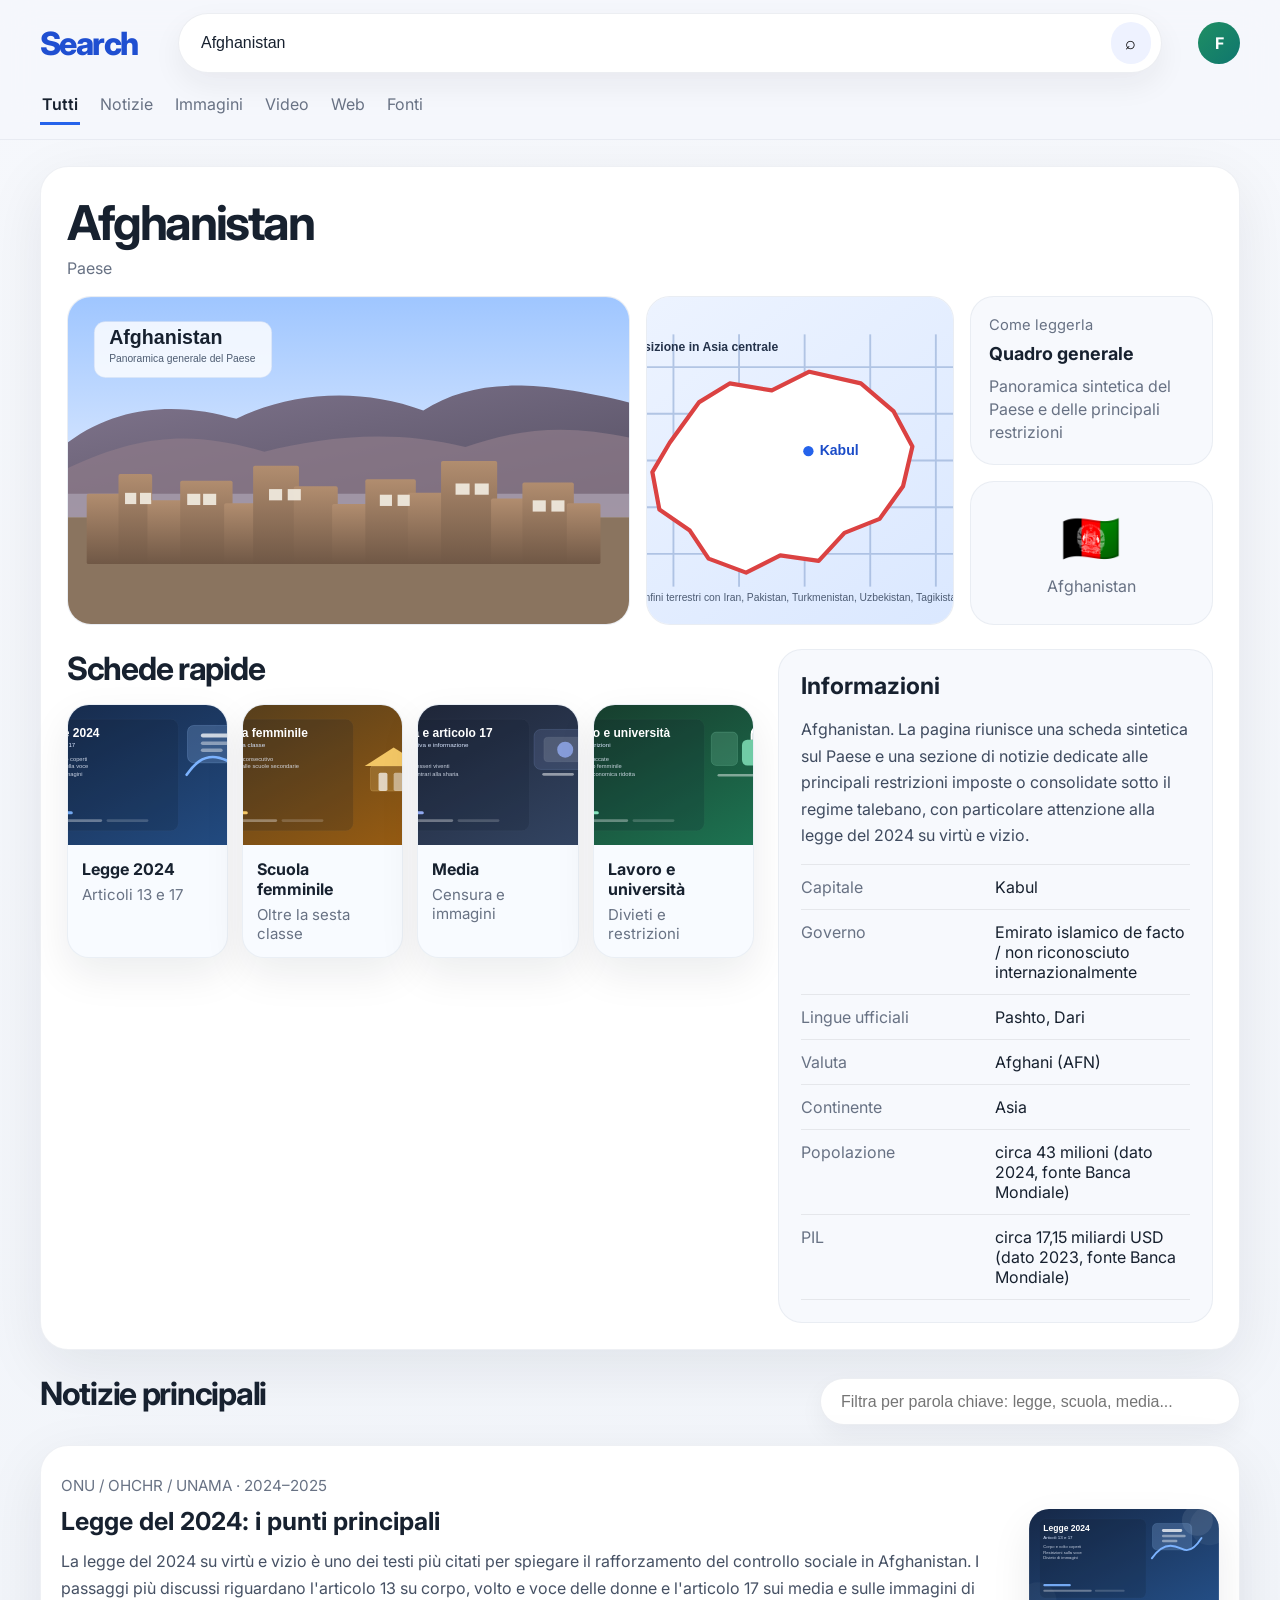
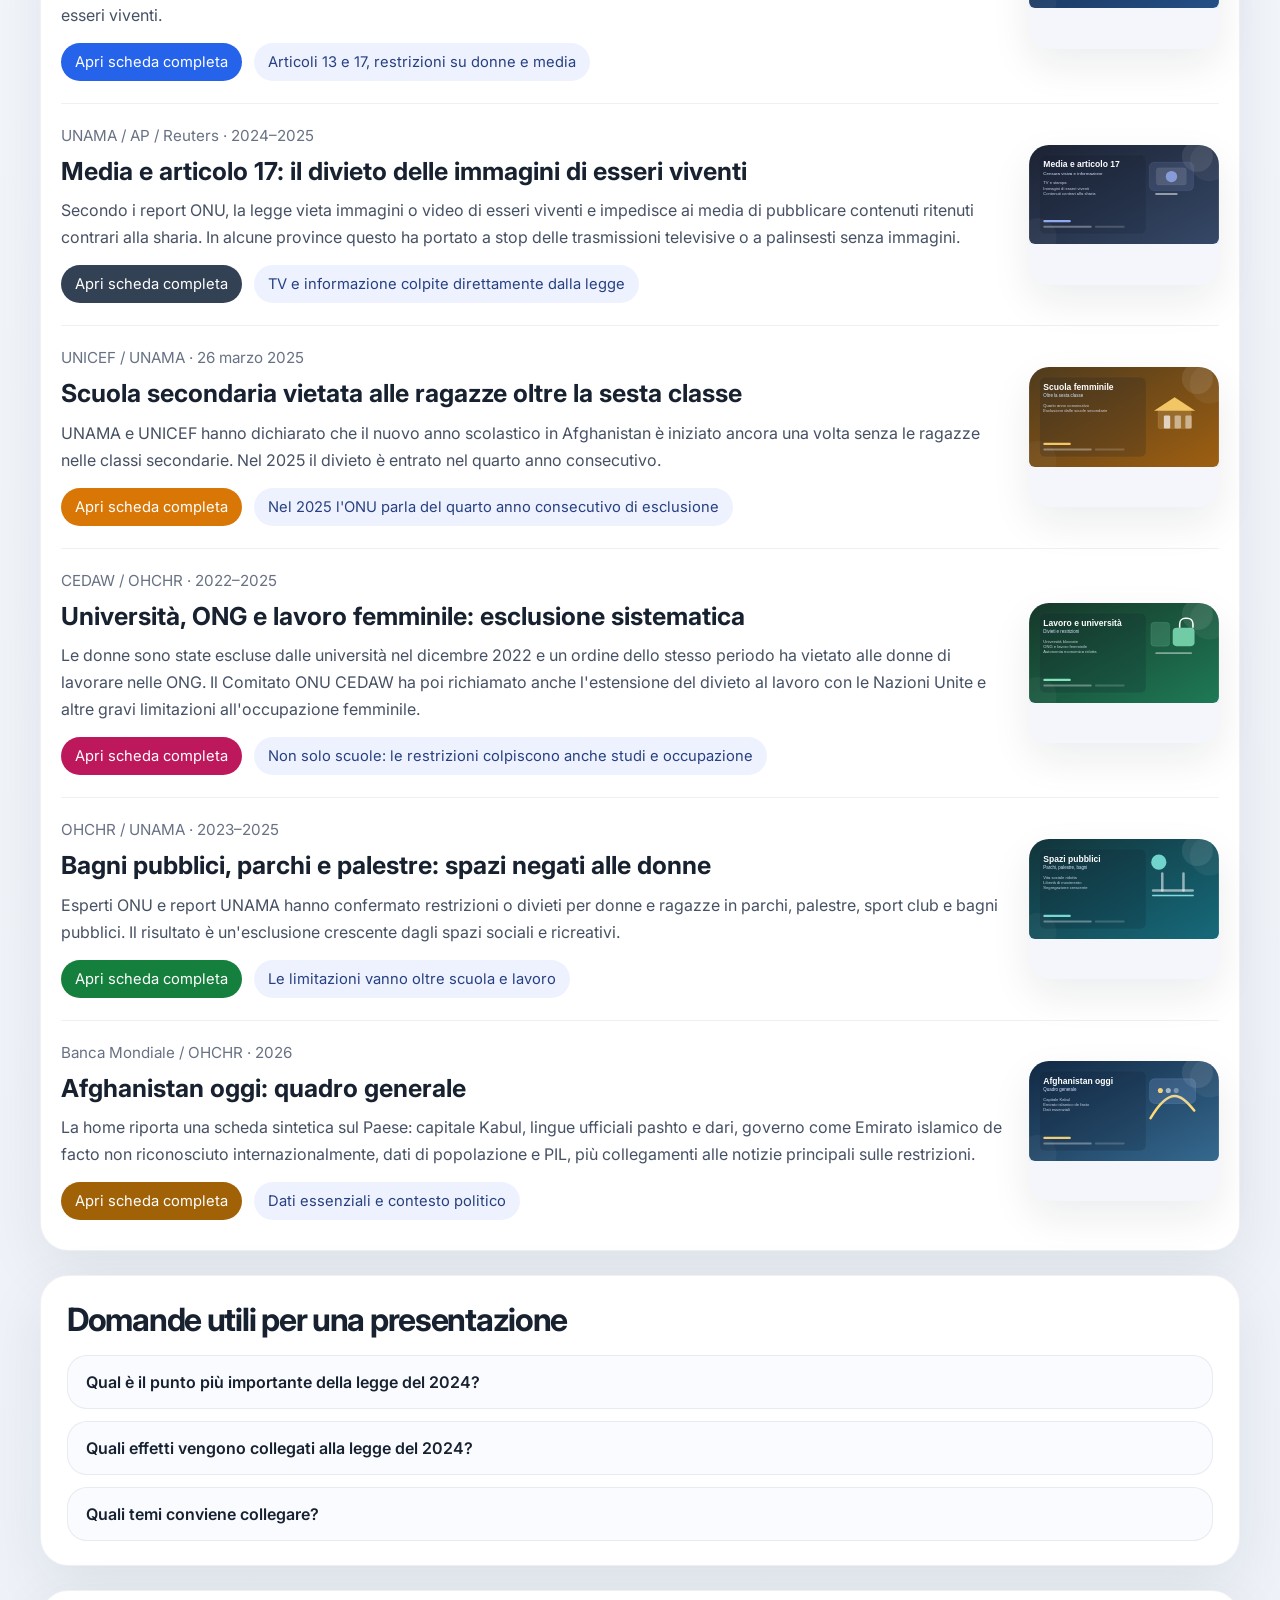
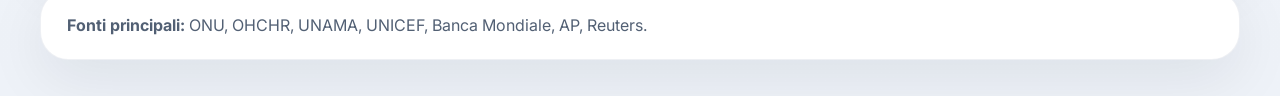
<file: afghanistan-github-pages/index.html>
<!DOCTYPE html>
<html lang="it">
<head>
  <meta charset="UTF-8" />
  <meta name="viewport" content="width=device-width, initial-scale=1.0" />
  <title>Afghanistan — panorama e notizie principali</title>
  <link rel="preconnect" href="https://fonts.googleapis.com">
  <link rel="preconnect" href="https://fonts.gstatic.com" crossorigin>
  <link href="https://fonts.googleapis.com/css2?family=Inter:wght@400;500;600;700;800&display=swap" rel="stylesheet">
  <link rel="stylesheet" href="styles.css" />
</head>
<body>
  <header class="topbar">
    <div class="brand-row wrap">
      <div class="brand">Search</div>
      <div class="search-shell">
        <input id="searchInput" type="text" value="Afghanistan" aria-label="Cerca" />
        <button class="icon-btn" id="searchButton" aria-label="cerca">⌕</button>
      </div>
      <div class="avatar">F</div>
    </div>
    <nav class="tabs wrap" aria-label="Schede pagina">
      <a class="active" href="#">Tutti</a>
      <a href="#notizie">Notizie</a>
      <a href="#">Immagini</a>
      <a href="#">Video</a>
      <a href="#">Web</a>
      <a href="#fonti">Fonti</a>
    </nav>
  </header>

  <main class="wrap main-layout">
    <section class="country-block card">
      <div class="country-head">
        <div>
          <h1 id="countryTitle">Afghanistan</h1>
          <p class="muted" id="countryLabel">Paese</p>
        </div>
      </div>

      <div class="hero-grid">
        <div class="hero-photo panel">
          <img id="heroImage" alt="Panoramica Afghanistan" />
        </div>
        <div class="map-card panel">
          <img id="mapImage" alt="Mappa Afghanistan" />
        </div>
        <div class="mini-side">
          <div class="mini-card panel">
            <div class="mini-title">Come leggerla</div>
            <div class="mini-big" id="travelTime">Quadro generale</div>
            <div class="mini-small" id="travelSub">Panoramica sintetica del Paese</div>
          </div>
          <div class="mini-card panel flag-box">
            <div class="flag-emoji" id="flagEmoji">🇦🇫</div>
            <div class="mini-small" id="flagLabel">Afghanistan</div>
          </div>
        </div>
      </div>

      <div class="intro-area">
        <div>
          <h2 class="section-title">Schede rapide</h2>
          <div class="quick-cards" id="quickCards"></div>
        </div>
        <aside class="info-box panel">
          <h2>Informazioni</h2>
          <p id="introText"></p>
          <div class="info-table" id="infoTable"></div>
        </aside>
      </div>
    </section>

    <section class="news-section" id="notizie">
      <div class="section-heading-row">
        <h2 class="section-title">Notizie principali</h2>
        <div class="search-inline-shell">
          <input id="filterInput" type="text" placeholder="Filtra per parola chiave: legge, scuola, media..." />
        </div>
      </div>
      <div class="news-list card" id="newsList"></div>
    </section>

    <section class="faq-section card">
      <h2 class="section-title">Domande utili per una presentazione</h2>
      <div class="faq-list">
        <details>
          <summary>Qual è il punto più importante della legge del 2024?</summary>
          <p>Di solito si citano due nodi: articolo 13 su abbigliamento/voce femminile e articolo 17 sui media e le immagini di esseri viventi.</p>
        </details>
        <details>
          <summary>Quali effetti vengono collegati alla legge del 2024?</summary>
          <p>Le analisi ONU collegano la legge a restrizioni su presenza delle donne nello spazio pubblico, informazione, libertà personali e controllo sociale.</p>
        </details>
        <details>
          <summary>Quali temi conviene collegare?</summary>
          <p>Scuola oltre la sesta classe, università, lavoro nelle ONG, libertà di movimento, parchi/palestre/bagni pubblici e censura dei media.</p>
        </details>
      </div>
    </section>

    <footer class="footer card" id="fonti">
      <p><strong>Fonti principali:</strong> ONU, OHCHR, UNAMA, UNICEF, Banca Mondiale, AP, Reuters.</p>
    </footer>
  </main>

    <script src="data.js"></script>
  <script src="script.js"></script>
</body>
</html>
</file>
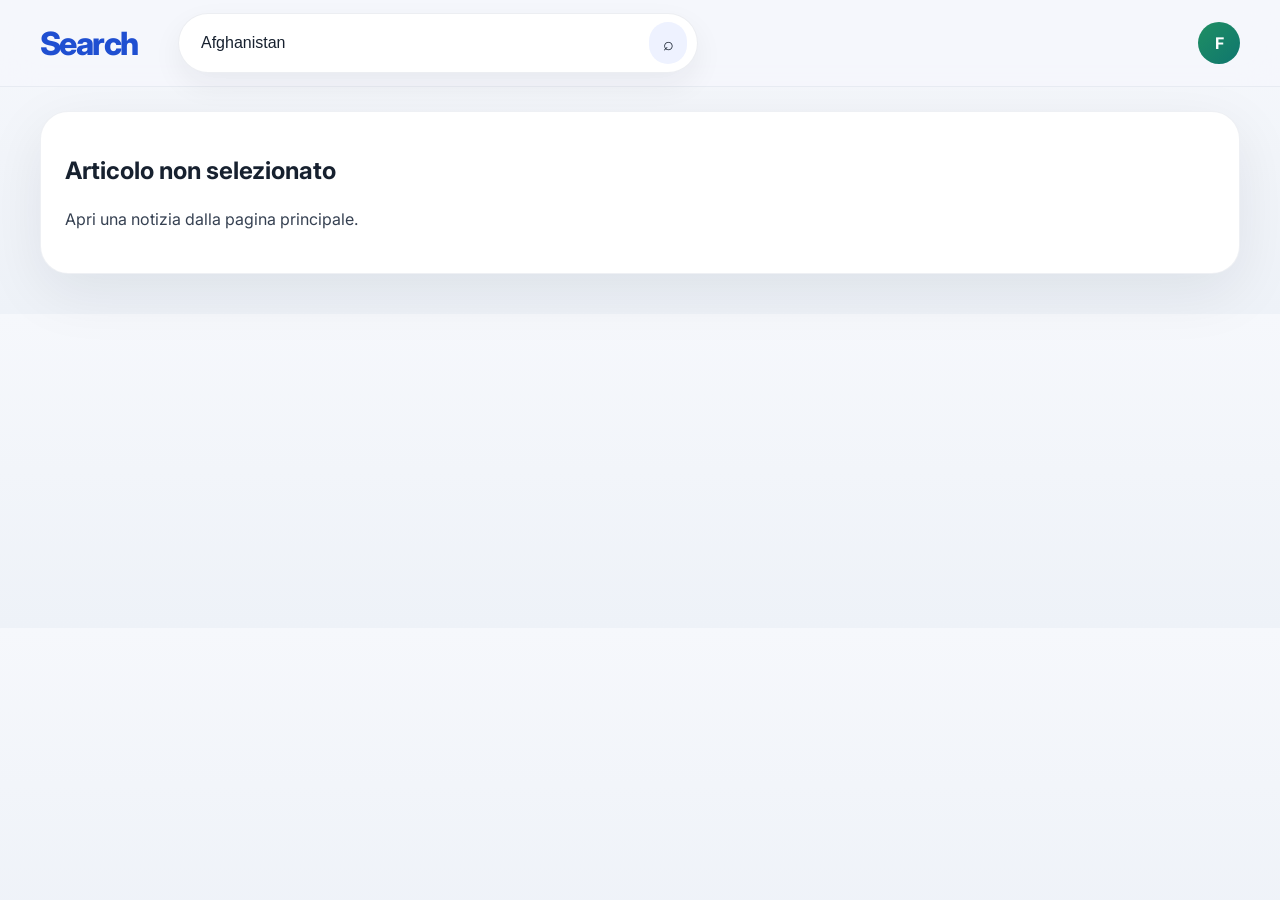
<file: afghanistan-github-pages/article.html>
<!DOCTYPE html>
<html lang="it">
<head>
  <meta charset="UTF-8" />
  <meta name="viewport" content="width=device-width, initial-scale=1.0" />
  <title>Dettaglio articolo</title>
  <link rel="preconnect" href="https://fonts.googleapis.com">
  <link rel="preconnect" href="https://fonts.gstatic.com" crossorigin>
  <link href="https://fonts.googleapis.com/css2?family=Inter:wght@400;500;600;700;800&display=swap" rel="stylesheet">
  <link rel="stylesheet" href="styles.css" />
</head>
<body class="article-body">
  <header class="topbar compact">
    <div class="brand-row wrap">
      <a class="brand" href="index.html">Search</a>
      <div class="search-shell compact-shell">
        <input type="text" value="Afghanistan" aria-label="Cerca" />
        <a class="icon-btn text-link-btn" href="index.html">⌕</a>
      </div>
      <div class="avatar">F</div>
    </div>
  </header>

  <main class="wrap article-layout" id="articleRoot">
    <div class="card article-hero skeleton-box"></div>
  </main>

    <script src="data.js"></script>
  <script src="article.js"></script>
</body>
</html>
</file>
<file: afghanistan-github-pages/styles.css>
:root {
  --bg: #f3f6fb;
  --surface: #ffffff;
  --line: #e5e7eb;
  --text: #17212f;
  --muted: #687284;
  --shadow: 0 18px 60px rgba(15, 23, 42, 0.08);
  --radius: 28px;
  --radius-sm: 18px;
  --blue: #2563eb;
  --amber: #d97706;
  --green: #15803d;
  --rose: #be185d;
  --gold: #a16207;
  --slate: #334155;
}
* { box-sizing: border-box; }
html { scroll-behavior: smooth; }
body {
  margin: 0;
  font-family: 'Inter', system-ui, sans-serif;
  background: linear-gradient(180deg, #f6f8fc 0%, #eef2f8 100%);
  color: var(--text);
}
a { color: inherit; text-decoration: none; }
img { max-width: 100%; display: block; }
.wrap {
  width: min(1200px, calc(100% - 32px));
  margin: 0 auto;
}
.card {
  background: var(--surface);
  border: 1px solid rgba(148, 163, 184, 0.16);
  border-radius: var(--radius);
  box-shadow: var(--shadow);
}
.panel {
  background: #f7f9fd;
  border: 1px solid rgba(148, 163, 184, 0.14);
  border-radius: 24px;
}
.topbar {
  position: sticky;
  top: 0;
  z-index: 50;
  backdrop-filter: blur(18px);
  background: rgba(245, 247, 252, 0.9);
  border-bottom: 1px solid rgba(148, 163, 184, 0.14);
}
.brand-row {
  min-height: 86px;
  display: grid;
  grid-template-columns: 120px 1fr 60px;
  gap: 18px;
  align-items: center;
}
.brand {
  font-size: 2rem;
  font-weight: 800;
  letter-spacing: -0.05em;
  color: #1f4fd1;
}
.search-shell {
  display: flex;
  align-items: center;
  gap: 10px;
  background: white;
  border-radius: 999px;
  padding: 8px 10px 8px 20px;
  border: 1px solid rgba(148, 163, 184, 0.18);
  box-shadow: 0 12px 30px rgba(15, 23, 42, 0.06);
}
.search-shell input,
.search-inline-shell input {
  width: 100%;
  border: none;
  outline: none;
  background: transparent;
  font-size: 1rem;
  color: var(--text);
}
.icon-btn {
  border: none;
  width: 42px;
  height: 42px;
  border-radius: 999px;
  background: #eef2ff;
  display: grid;
  place-items: center;
  cursor: pointer;
  font-size: 1.1rem;
}
.icon-btn:hover { background: #dbeafe; }
.avatar {
  width: 42px;
  height: 42px;
  border-radius: 50%;
  background: linear-gradient(135deg, #1f8f63, #0f766e);
  color: white;
  font-weight: 700;
  display: grid;
  place-items: center;
  justify-self: end;
}
.tabs {
  display: flex;
  gap: 18px;
  padding: 0 0 14px;
  overflow-x: auto;
}
.tabs a {
  padding: 8px 2px;
  color: var(--muted);
  white-space: nowrap;
  border-bottom: 3px solid transparent;
}
.tabs a.active {
  color: var(--text);
  border-color: var(--blue);
  font-weight: 600;
}
.main-layout {
  display: grid;
  gap: 24px;
  padding: 26px 0 36px;
}
.country-block { padding: 26px; }
.country-head { display: flex; justify-content: space-between; gap: 12px; align-items: start; margin-bottom: 18px; }
.country-head h1 { margin: 0; font-size: clamp(2rem, 5vw, 3rem); letter-spacing: -0.05em; }
.muted { color: var(--muted); margin: 6px 0 0; }
.hero-grid {
  display: grid;
  grid-template-columns: 2.2fr 1.2fr 0.95fr;
  gap: 16px;
  margin-bottom: 24px;
}
.hero-photo, .map-card { overflow: hidden; min-height: 300px; }
.hero-photo img, .map-card img { width: 100%; height: 100%; object-fit: cover; }
.mini-side {
  display: grid;
  gap: 16px;
}
.mini-card {
  min-height: 142px;
  padding: 18px;
  display: flex;
  flex-direction: column;
  justify-content: center;
}
.mini-title { font-size: 0.92rem; color: var(--muted); margin-bottom: 8px; }
.mini-big { font-size: 1.12rem; font-weight: 700; line-height: 1.35; }
.mini-small { color: var(--muted); margin-top: 8px; line-height: 1.45; }
.flag-box { align-items: center; text-align: center; }
.flag-emoji { font-size: 3rem; }
.intro-area {
  display: grid;
  grid-template-columns: 1.5fr 0.95fr;
  gap: 24px;
}
.section-title {
  margin: 0 0 16px;
  font-size: clamp(1.45rem, 3vw, 2rem);
  letter-spacing: -0.04em;
}
.quick-cards {
  display: grid;
  grid-template-columns: repeat(4, minmax(0, 1fr));
  gap: 14px;
}
.quick-card {
  overflow: hidden;
  border-radius: 22px;
  border: 1px solid rgba(148, 163, 184, 0.14);
  background: #f8fbff;
}
.quick-card img { width: 100%; height: 140px; object-fit: cover; }
.quick-card-body { padding: 14px; }
.quick-card h3 { margin: 0 0 6px; font-size: 1rem; }
.quick-card p { margin: 0; color: var(--muted); font-size: 0.94rem; }
.info-box { padding: 22px; }
.info-box h2 { margin: 0 0 14px; font-size: 1.45rem; }
.info-box p { color: #3f4b5f; line-height: 1.65; }
.info-table { margin-top: 16px; border-top: 1px solid var(--line); }
.info-row {
  display: grid;
  grid-template-columns: 180px 1fr;
  gap: 14px;
  padding: 12px 0;
  border-bottom: 1px solid var(--line);
}
.info-row .key { color: var(--muted); }
.news-section { display: grid; gap: 16px; }
.section-heading-row {
  display: flex; align-items: center; justify-content: space-between; gap: 16px;
}
.search-inline-shell {
  min-width: min(420px, 100%);
  border-radius: 999px;
  padding: 12px 18px;
  background: white;
  border: 1px solid rgba(148, 163, 184, 0.18);
  box-shadow: 0 10px 24px rgba(15, 23, 42, 0.05);
}
.news-list { padding: 8px 20px; }
.news-item {
  display: grid;
  grid-template-columns: 1fr 190px;
  gap: 24px;
  padding: 22px 0;
  border-bottom: 1px solid rgba(148, 163, 184, 0.16);
}
.news-item:last-child { border-bottom: 0; }
.news-meta {
  font-size: 0.95rem;
  color: var(--muted);
  margin-bottom: 10px;
}
.news-title {
  font-size: clamp(1.2rem, 2.4vw, 1.55rem);
  font-weight: 700;
  line-height: 1.32;
  margin: 0 0 10px;
}
.news-summary {
  color: #465164;
  line-height: 1.68;
  margin: 0 0 14px;
}
.news-actions { display: flex; gap: 12px; align-items: center; flex-wrap: wrap; }
.link-pill, .tag-pill {
  display: inline-flex;
  align-items: center;
  gap: 8px;
  border-radius: 999px;
  padding: 10px 14px;
  font-size: 0.92rem;
}
.link-pill {
  color: white;
  background: var(--blue);
}
.tag-pill {
  background: #eef2ff;
  color: #274081;
}
.news-thumb {
  align-self: center;
  overflow: hidden;
  border-radius: 20px;
  background: #f4f6fb;
  min-height: 140px;
}
.news-thumb img { width: 100%; height: 100%; object-fit: cover; }
.faq-section, .footer { padding: 24px 26px; }
.faq-list { display: grid; gap: 12px; }
details {
  border: 1px solid rgba(148, 163, 184, 0.18);
  border-radius: 20px;
  padding: 0 18px;
  background: #f9fbff;
}
summary {
  cursor: pointer;
  list-style: none;
  font-weight: 600;
  padding: 16px 0;
}
summary::-webkit-details-marker { display: none; }
details p { margin: 0 0 16px; color: #465164; line-height: 1.65; }
.footer p { margin: 0 0 12px; color: #526074; }
.footer p:last-child { margin-bottom: 0; }
.hidden { display: none !important; }

/* Article page */
.compact { position: static; }
.compact-shell { max-width: 520px; }
.text-link-btn { text-decoration: none; color: inherit; }
.article-layout { padding: 24px 0 40px; display: grid; gap: 24px; }
.article-header-card { overflow: hidden; }
.article-cover { width: 100%; height: min(420px, 46vw); object-fit: cover; }
.article-copy { padding: 26px; }
.article-copy h1 { margin: 0 0 10px; font-size: clamp(2rem, 5vw, 3rem); letter-spacing: -0.05em; }
.article-subtitle { margin: 0 0 16px; color: var(--muted); font-size: 1.05rem; }
.meta-strip { display: flex; gap: 12px; flex-wrap: wrap; margin-bottom: 16px; }
.article-grid {
  display: grid;
  grid-template-columns: minmax(0, 1.55fr) minmax(320px, 0.9fr);
  gap: 24px;
}
.article-main, .article-side { padding: 24px; }
.article-main p { line-height: 1.78; color: #364152; margin: 0 0 16px; }
.accent-box {
  border-radius: 22px;
  padding: 18px;
  margin: 18px 0 0;
  background: #f8fbff;
  border: 1px solid rgba(148, 163, 184, 0.16);
}
.accent-box h3, .article-side h3 { margin: 0 0 12px; font-size: 1.1rem; }
.highlight-list, .timeline-list, .source-list {
  margin: 0;
  padding-left: 18px;
  display: grid;
  gap: 10px;
}
.timeline-list li, .highlight-list li { color: #3f4b5f; line-height: 1.6; }
.source-list a { color: var(--blue); }
.evidence-card {
  overflow: hidden;
  border-radius: 20px;
  border: 1px solid rgba(148, 163, 184, 0.18);
  background: #f8fbff;
  margin-bottom: 18px;
}
.evidence-card img { width: 100%; height: auto; }
.evidence-label {
  padding: 12px 14px;
  border-top: 1px solid rgba(148, 163, 184, 0.16);
  color: var(--muted);
  font-size: 0.94rem;
}
.back-link {
  display: inline-flex;
  align-items: center;
  gap: 8px;
  color: var(--blue);
  margin-bottom: 16px;
  font-weight: 600;
}
.skeleton-box {
  height: 220px;
  background: linear-gradient(90deg, #f3f4f6 25%, #e5e7eb 37%, #f3f4f6 63%);
  background-size: 400% 100%;
  animation: shine 1.4s infinite linear;
}
@keyframes shine {
  0% { background-position: 100% 0; }
  100% { background-position: -100% 0; }
}
.blue { --theme: var(--blue); }
.amber { --theme: var(--amber); }
.green { --theme: var(--green); }
.rose { --theme: var(--rose); }
.gold { --theme: var(--gold); }
.slate { --theme: var(--slate); }
.theme-badge {
  display: inline-flex;
  align-items: center;
  background: color-mix(in srgb, var(--theme) 14%, white);
  color: var(--theme);
  border: 1px solid color-mix(in srgb, var(--theme) 28%, white);
  border-radius: 999px;
  padding: 8px 12px;
  font-size: 0.9rem;
  font-weight: 600;
}
.link-pill.theme {
  background: var(--theme);
}
@media (max-width: 1100px) {
  .hero-grid { grid-template-columns: 1.5fr 1fr; }
  .mini-side { grid-column: 1 / -1; grid-template-columns: 1fr 1fr; }
  .intro-area { grid-template-columns: 1fr; }
  .quick-cards { grid-template-columns: repeat(2, minmax(0, 1fr)); }
}
@media (max-width: 820px) {
  .brand-row { grid-template-columns: 1fr; padding: 14px 0; }
  .avatar { display: none; }
  .hero-grid { grid-template-columns: 1fr; }
  .news-item { grid-template-columns: 1fr; }
  .section-heading-row { flex-direction: column; align-items: stretch; }
  .search-inline-shell { min-width: 0; }
  .info-row { grid-template-columns: 1fr; gap: 6px; }
  .article-grid { grid-template-columns: 1fr; }
}
@media (max-width: 560px) {
  .wrap { width: min(100% - 18px, 1200px); }
  .country-block, .faq-section, .footer, .article-copy, .article-main, .article-side { padding: 18px; }
  .quick-cards { grid-template-columns: 1fr; }
  .mini-side { grid-template-columns: 1fr; }
}

.quick-card,
.news-thumb,
.evidence-card,
.article-header-card {
  box-shadow: 0 16px 40px rgba(15, 23, 42, 0.08);
}
.news-thumb img,
.article-cover,
.evidence-card img {
  background: #e9eef8;
}
.news-thumb:hover,
.quick-card:hover {
  transform: translateY(-2px);
  transition: transform .18s ease, box-shadow .18s ease;
  box-shadow: 0 22px 46px rgba(15, 23, 42, 0.12);
}
.article-side h3:not(:first-of-type) {
  margin-top: 22px;
}
</file>
